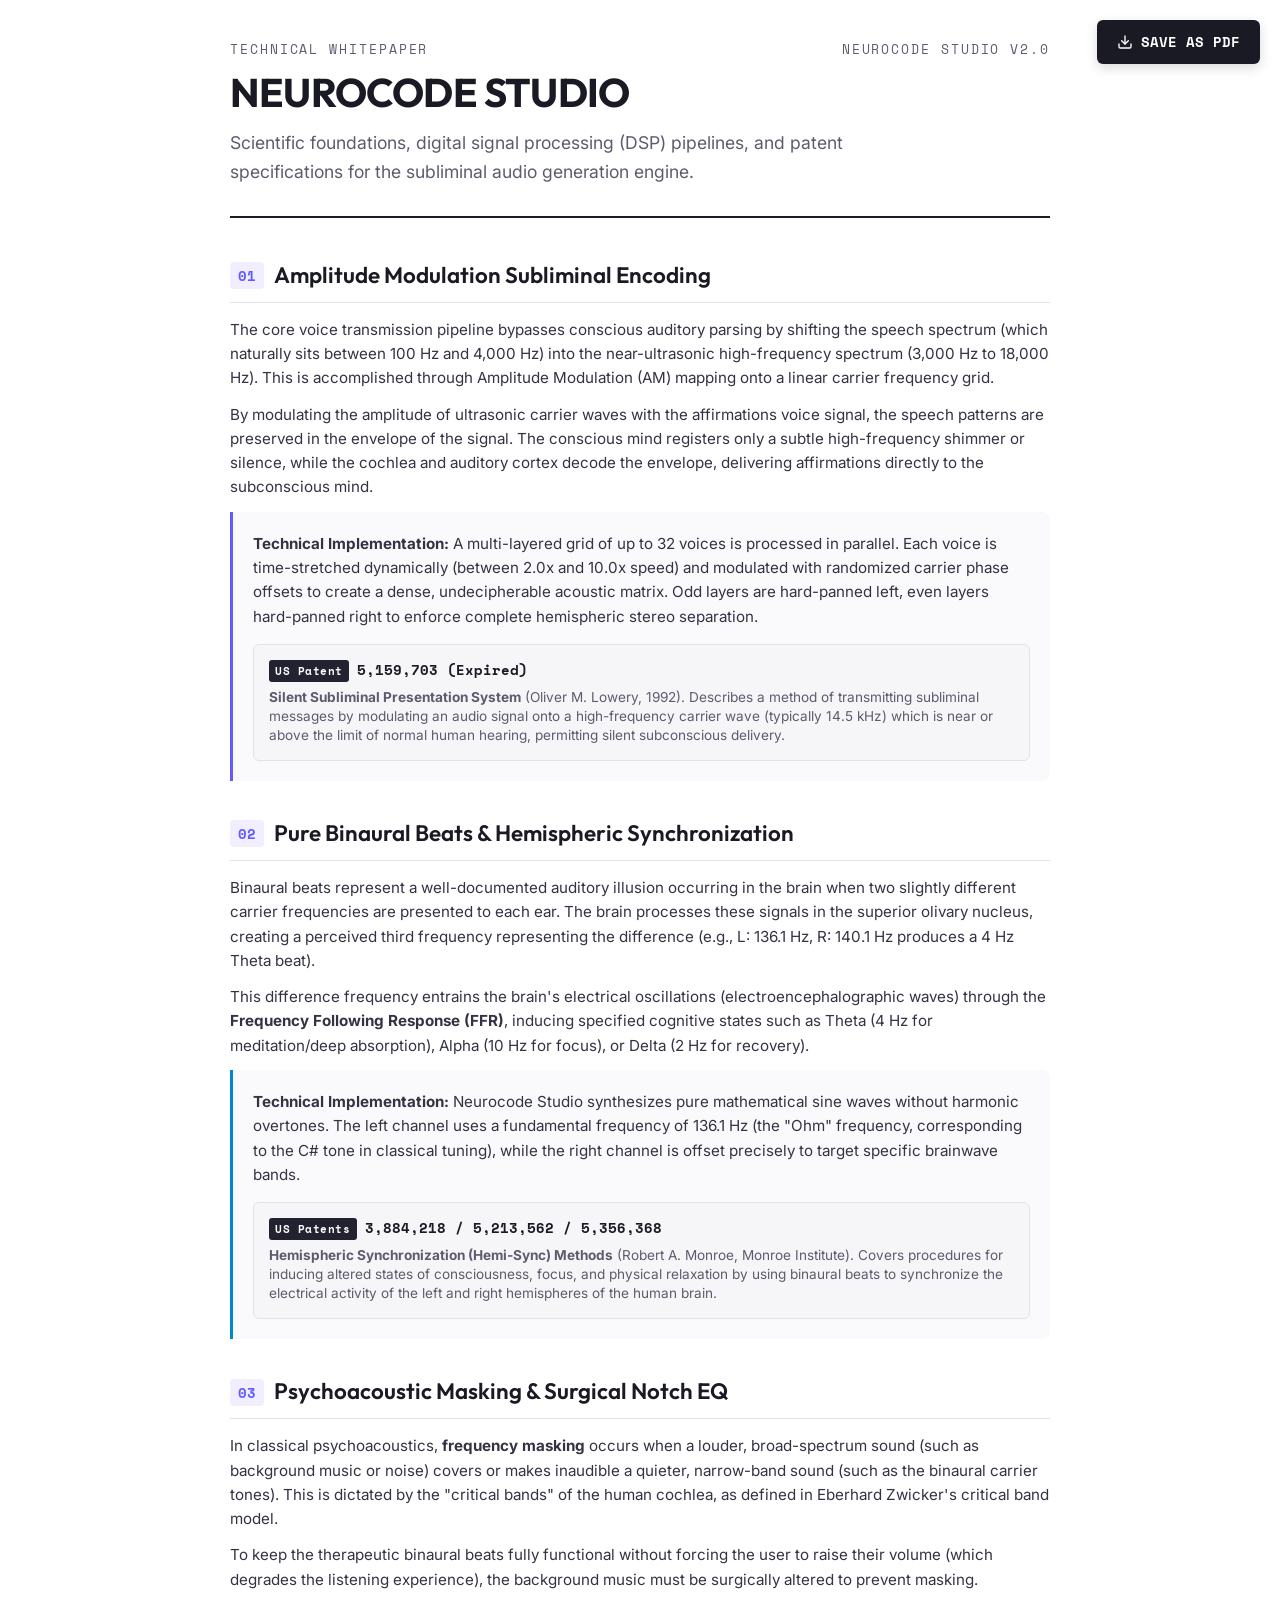
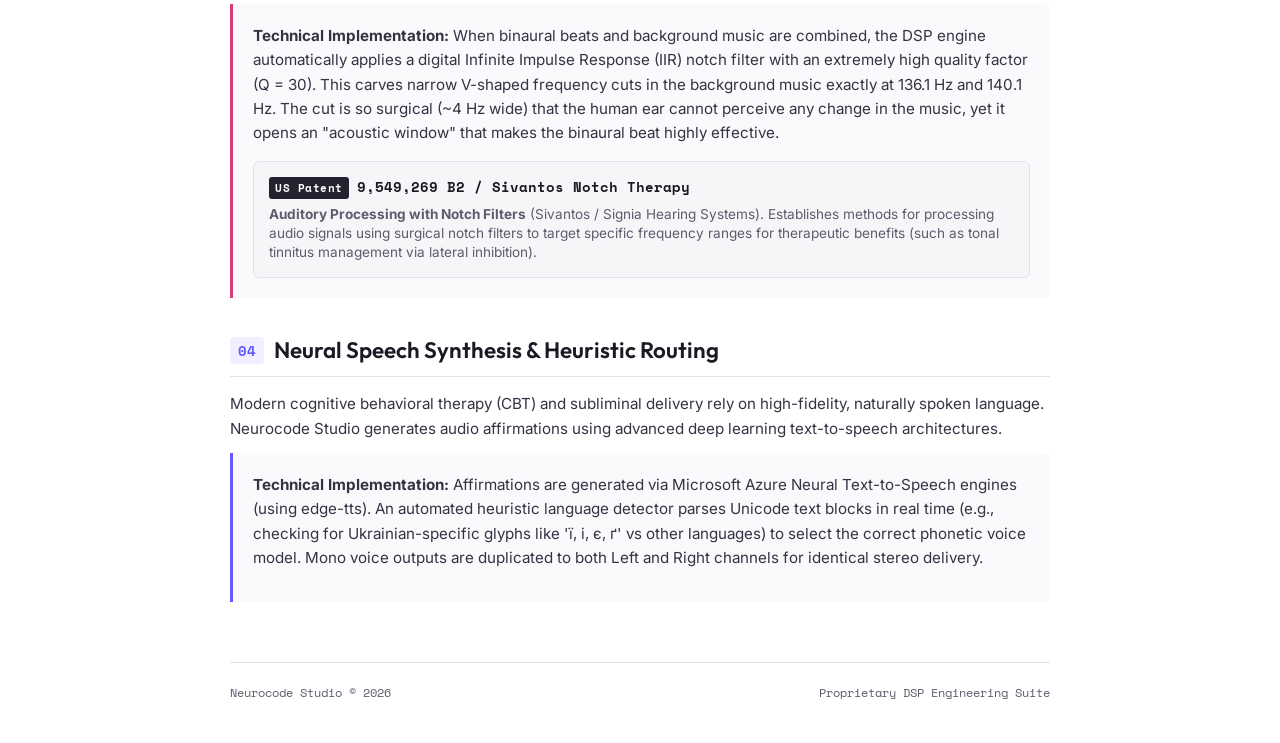
<file: static/neurocode_technology_patents_brief.html>
<!DOCTYPE html>
<html lang="en">
<head>
    <meta charset="UTF-8">
    <meta name="viewport" content="width=device-width, initial-scale=1.0">
    <title>Neurocode Studio - Technology & Patents Brief</title>
    <!-- Import Google Fonts for high-end typography -->
    <link rel="preconnect" href="https://fonts.googleapis.com">
    <link rel="preconnect" href="https://fonts.gstatic.com" crossorigin>
    <link href="https://fonts.googleapis.com/css2?family=Inter:wght@300;400;500;600;700&family=Outfit:wght@400;500;600;700&family=Space+Mono:wght@400;700&display=swap" rel="stylesheet">
    
    <style>
        :root {
            --bg-color: #ffffff;
            --text-color: #1a1a24;
            --muted-color: #5c5c6d;
            --border-color: #e2e2e9;
            --accent-purple: #635bff;
            --accent-cyan: #0088cc;
            --accent-pink: #d93d7a;
            --bg-code: #f6f6f9;
        }

        /* Basic Layout & Reset */
        * {
            box-sizing: border-box;
            margin: 0;
            padding: 0;
        }

        body {
            font-family: 'Inter', sans-serif;
            background-color: var(--bg-color);
            color: var(--text-color);
            line-height: 1.6;
            padding: 40px;
            max-width: 900px;
            margin: 0 auto;
            -webkit-print-color-adjust: exact;
            print-color-adjust: exact;
        }

        /* Header Design */
        header {
            border-bottom: 2px solid var(--text-color);
            padding-bottom: 30px;
            margin-bottom: 40px;
            position: relative;
        }

        .doc-meta {
            font-family: 'Space Mono', monospace;
            font-size: 0.8rem;
            text-transform: uppercase;
            letter-spacing: 0.15em;
            color: var(--muted-color);
            margin-bottom: 10px;
            display: flex;
            justify-content: space-between;
        }

        h1 {
            font-family: 'Outfit', sans-serif;
            font-size: 2.5rem;
            font-weight: 700;
            line-height: 1.1;
            letter-spacing: -0.02em;
            color: var(--text-color);
            margin-bottom: 15px;
        }

        .subtitle {
            font-size: 1.1rem;
            color: var(--muted-color);
            font-weight: 400;
            max-width: 700px;
        }

        /* Sections and Columns */
        .section {
            margin-bottom: 35px;
            page-break-inside: avoid;
        }

        h2 {
            font-family: 'Outfit', sans-serif;
            font-size: 1.4rem;
            font-weight: 600;
            color: var(--text-color);
            margin-bottom: 15px;
            display: flex;
            align-items: center;
            border-bottom: 1px solid var(--border-color);
            padding-bottom: 8px;
        }

        .sec-num {
            font-family: 'Space Mono', monospace;
            font-size: 0.9rem;
            color: var(--accent-purple);
            margin-right: 10px;
            background: #f0eeff;
            padding: 2px 8px;
            border-radius: 4px;
            font-weight: bold;
        }

        .tech-box {
            background-color: #fafafc;
            border-left: 3px solid var(--accent-purple);
            padding: 20px;
            border-radius: 0 8px 8px 0;
            margin-top: 12px;
        }

        .tech-box.cyan { border-left-color: var(--accent-cyan); }
        .tech-box.pink { border-left-color: var(--accent-pink); }
        
        .tech-box.cyan .sec-num { background: #e0f2fe; color: var(--accent-cyan); }
        .tech-box.pink .sec-num { background: #ffe4e6; color: var(--accent-pink); }

        p {
            font-size: 0.95rem;
            margin-bottom: 12px;
            color: #333344;
        }

        /* Patent Card styling */
        .patent-info {
            background: var(--bg-code);
            border: 1px solid var(--border-color);
            border-radius: 6px;
            padding: 15px;
            margin-top: 15px;
            font-family: 'Inter', sans-serif;
        }

        .patent-title {
            font-family: 'Space Mono', monospace;
            font-weight: 700;
            font-size: 0.85rem;
            color: var(--text-color);
            display: flex;
            align-items: center;
            margin-bottom: 6px;
        }

        .patent-badge {
            background-color: #222230;
            color: #ffffff;
            font-size: 0.7rem;
            padding: 2px 6px;
            border-radius: 3px;
            margin-right: 8px;
            letter-spacing: 0.05em;
        }

        .patent-desc {
            font-size: 0.85rem;
            color: var(--muted-color);
            line-height: 1.4;
        }

        /* Footer */
        footer {
            margin-top: 60px;
            border-top: 1px solid var(--border-color);
            padding-top: 20px;
            display: flex;
            justify-content: space-between;
            align-items: center;
            font-family: 'Space Mono', monospace;
            font-size: 0.75rem;
            color: var(--muted-color);
        }

        /* Print styling rules */
        @media print {
            body {
                padding: 20px;
                font-size: 11pt;
            }
            
            a {
                text-decoration: none;
                color: var(--text-color);
            }
            
            .no-print {
                display: none;
            }

            .page-break {
                page-break-before: always;
            }
        }

        /* UI elements */
        .download-btn {
            position: fixed;
            top: 20px;
            right: 20px;
            background-color: var(--text-color);
            color: white;
            border: none;
            padding: 12px 20px;
            font-family: 'Space Mono', monospace;
            font-size: 0.85rem;
            font-weight: bold;
            border-radius: 6px;
            cursor: pointer;
            box-shadow: 0 4px 12px rgba(0,0,0,0.15);
            transition: all 0.2s ease;
            z-index: 1000;
            display: flex;
            align-items: center;
            gap: 8px;
        }

        .download-btn:hover {
            transform: translateY(-2px);
            box-shadow: 0 6px 16px rgba(0,0,0,0.25);
            background-color: #222233;
        }
    </style>
</head>
<body>

    <!-- Download/Print floating button -->
    <button class="download-btn no-print" onclick="window.print()">
        <svg width="16" height="16" viewBox="0 0 24 24" fill="none" stroke="currentColor" stroke-width="2" stroke-linecap="round" stroke-linejoin="round"><path d="M21 15v4a2 2 0 0 1-2 2H5a2 2 0 0 1-2-2v-4"></path><polyline points="7 10 12 15 17 10"></polyline><line x1="12" y1="15" x2="12" y2="3"></line></svg>
        SAVE AS PDF
    </button>

    <header>
        <div class="doc-meta">
            <span>Technical Whitepaper</span>
            <span>Neurocode Studio v2.0</span>
        </div>
        <h1>NEUROCODE STUDIO</h1>
        <div class="subtitle">Scientific foundations, digital signal processing (DSP) pipelines, and patent specifications for the subliminal audio generation engine.</div>
    </header>

    <!-- SECTION 1 -->
    <div class="section">
        <h2><span class="sec-num">01</span>Amplitude Modulation Subliminal Encoding</h2>
        <p>The core voice transmission pipeline bypasses conscious auditory parsing by shifting the speech spectrum (which naturally sits between 100 Hz and 4,000 Hz) into the near-ultrasonic high-frequency spectrum (3,000 Hz to 18,000 Hz). This is accomplished through Amplitude Modulation (AM) mapping onto a linear carrier frequency grid.</p>
        <p>By modulating the amplitude of ultrasonic carrier waves with the affirmations voice signal, the speech patterns are preserved in the envelope of the signal. The conscious mind registers only a subtle high-frequency shimmer or silence, while the cochlea and auditory cortex decode the envelope, delivering affirmations directly to the subconscious mind.</p>
        
        <div class="tech-box">
            <p><strong>Technical Implementation:</strong> A multi-layered grid of up to 32 voices is processed in parallel. Each voice is time-stretched dynamically (between 2.0x and 10.0x speed) and modulated with randomized carrier phase offsets to create a dense, undecipherable acoustic matrix. Odd layers are hard-panned left, even layers hard-panned right to enforce complete hemispheric stereo separation.</p>
            
            <div class="patent-info">
                <div class="patent-title">
                    <span class="patent-badge">US Patent</span> 5,159,703 (Expired)
                </div>
                <div class="patent-desc">
                    <strong>Silent Subliminal Presentation System</strong> (Oliver M. Lowery, 1992). Describes a method of transmitting subliminal messages by modulating an audio signal onto a high-frequency carrier wave (typically 14.5 kHz) which is near or above the limit of normal human hearing, permitting silent subconscious delivery.
                </div>
            </div>
        </div>
    </div>

    <!-- SECTION 2 -->
    <div class="section page-break">
        <h2><span class="sec-num">02</span>Pure Binaural Beats & Hemispheric Synchronization</h2>
        <p>Binaural beats represent a well-documented auditory illusion occurring in the brain when two slightly different carrier frequencies are presented to each ear. The brain processes these signals in the superior olivary nucleus, creating a perceived third frequency representing the difference (e.g., L: 136.1 Hz, R: 140.1 Hz produces a 4 Hz Theta beat).</p>
        <p>This difference frequency entrains the brain's electrical oscillations (electroencephalographic waves) through the <strong>Frequency Following Response (FFR)</strong>, inducing specified cognitive states such as Theta (4 Hz for meditation/deep absorption), Alpha (10 Hz for focus), or Delta (2 Hz for recovery).</p>
        
        <div class="tech-box cyan">
            <p><strong>Technical Implementation:</strong> Neurocode Studio synthesizes pure mathematical sine waves without harmonic overtones. The left channel uses a fundamental frequency of 136.1 Hz (the "Ohm" frequency, corresponding to the C# tone in classical tuning), while the right channel is offset precisely to target specific brainwave bands.</p>
            
            <div class="patent-info">
                <div class="patent-title">
                    <span class="patent-badge">US Patents</span> 3,884,218 / 5,213,562 / 5,356,368
                </div>
                <div class="patent-desc">
                    <strong>Hemispheric Synchronization (Hemi-Sync) Methods</strong> (Robert A. Monroe, Monroe Institute). Covers procedures for inducing altered states of consciousness, focus, and physical relaxation by using binaural beats to synchronize the electrical activity of the left and right hemispheres of the human brain.
                </div>
            </div>
        </div>
    </div>

    <!-- SECTION 3 -->
    <div class="section">
        <h2><span class="sec-num">03</span>Psychoacoustic Masking & Surgical Notch EQ</h2>
        <p>In classical psychoacoustics, <strong>frequency masking</strong> occurs when a louder, broad-spectrum sound (such as background music or noise) covers or makes inaudible a quieter, narrow-band sound (such as the binaural carrier tones). This is dictated by the "critical bands" of the human cochlea, as defined in Eberhard Zwicker's critical band model.</p>
        <p>To keep the therapeutic binaural beats fully functional without forcing the user to raise their volume (which degrades the listening experience), the background music must be surgically altered to prevent masking.</p>
        
        <div class="tech-box pink">
            <p><strong>Technical Implementation:</strong> When binaural beats and background music are combined, the DSP engine automatically applies a digital Infinite Impulse Response (IIR) notch filter with an extremely high quality factor (Q = 30). This carves narrow V-shaped frequency cuts in the background music exactly at 136.1 Hz and 140.1 Hz. The cut is so surgical (~4 Hz wide) that the human ear cannot perceive any change in the music, yet it opens an "acoustic window" that makes the binaural beat highly effective.</p>
            
            <div class="patent-info">
                <div class="patent-title">
                    <span class="patent-badge">US Patent</span> 9,549,269 B2 / Sivantos Notch Therapy
                </div>
                <div class="patent-desc">
                    <strong>Auditory Processing with Notch Filters</strong> (Sivantos / Signia Hearing Systems). Establishes methods for processing audio signals using surgical notch filters to target specific frequency ranges for therapeutic benefits (such as tonal tinnitus management via lateral inhibition).
                </div>
            </div>
        </div>
    </div>

    <!-- SECTION 4 -->
    <div class="section">
        <h2><span class="sec-num">04</span>Neural Speech Synthesis & Heuristic Routing</h2>
        <p>Modern cognitive behavioral therapy (CBT) and subliminal delivery rely on high-fidelity, naturally spoken language. Neurocode Studio generates audio affirmations using advanced deep learning text-to-speech architectures.</p>
        
        <div class="tech-box">
            <p><strong>Technical Implementation:</strong> Affirmations are generated via Microsoft Azure Neural Text-to-Speech engines (using edge-tts). An automated heuristic language detector parses Unicode text blocks in real time (e.g., checking for Ukrainian-specific glyphs like 'ї, і, є, ґ' vs other languages) to select the correct phonetic voice model. Mono voice outputs are duplicated to both Left and Right channels for identical stereo delivery.</p>
        </div>
    </div>

    <footer>
        <span>Neurocode Studio &copy; 2026</span>
        <span>Proprietary DSP Engineering Suite</span>
    </footer>

</body>
</html>
</file>
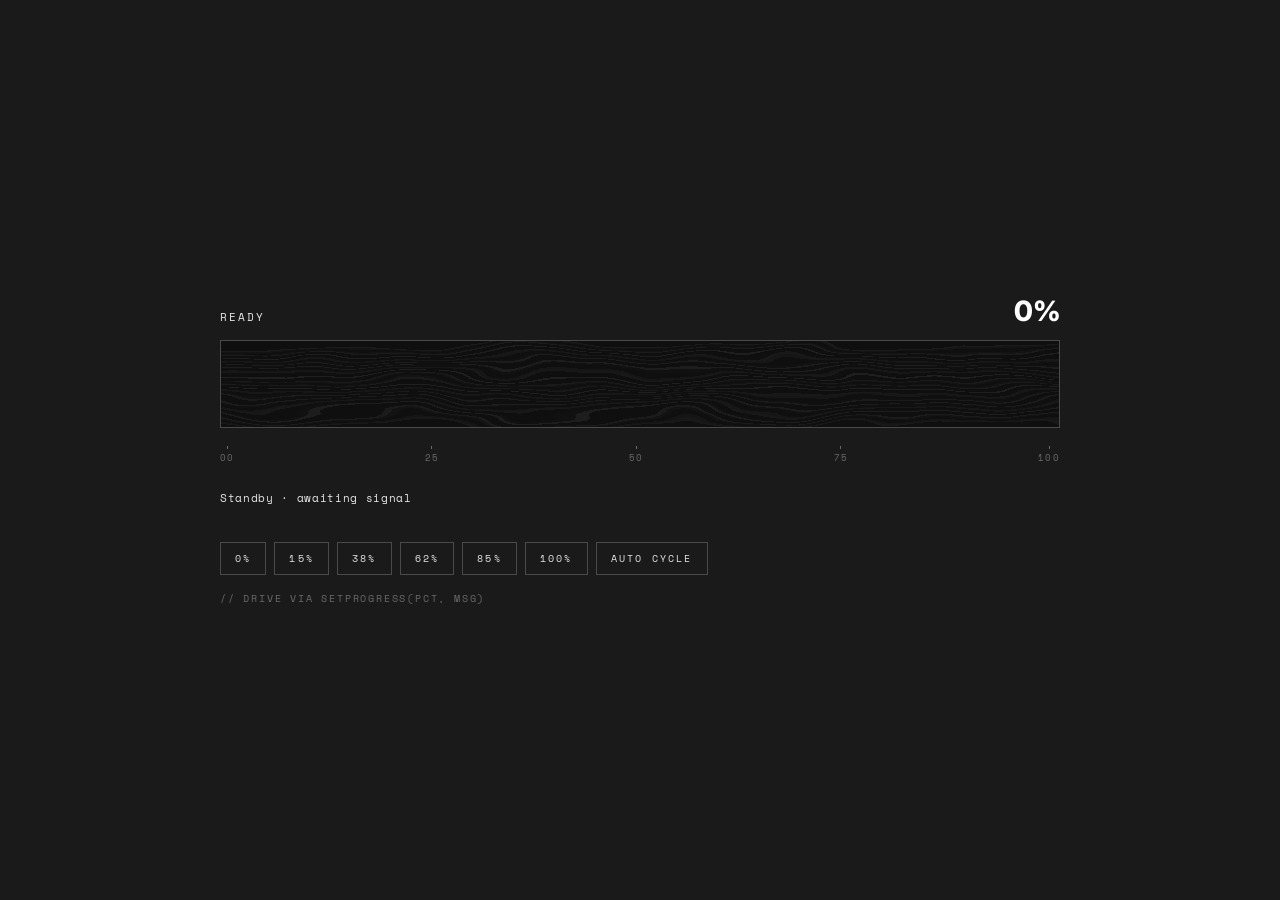
<file: Статус згрузки/liquid-flow.html>
<!DOCTYPE html>
<html lang="en">
<head>
<meta charset="UTF-8"/>
<meta name="viewport" content="width=device-width,initial-scale=1"/>
<title>Liquid Flow · Progress Indicator</title>
<link rel="preconnect" href="https://fonts.googleapis.com"/>
<link rel="preconnect" href="https://fonts.gstatic.com" crossorigin/>
<link href="https://fonts.googleapis.com/css2?family=Inter:wght@400;500;600;700;800&family=Space+Mono:wght@400;700&display=swap" rel="stylesheet"/>
<style>
/* =====================================================
   LIQUID FLOW · standalone progress indicator
   Drop-in component. Drive with setProgress(pct, msg).
   ===================================================== */

*,*::before,*::after{margin:0;padding:0;box-sizing:border-box}

:root{
  --lf-bg:        #1a1a1a;
  --lf-ink:       #ffffff;
  --lf-ink-2:     #e6e6e6;
  --lf-ink-3:     #9a9a9a;
  --lf-ink-4:     #6a6a6a;
  --lf-hair:      #4a4a4a;
  --lf-bar-bg:    #0f0f0f;
  --lf-fill:      #ffffff;  /* prominent marble */
  --lf-base:      #3d3d3d;  /* faint marble */
  --lf-edge:      #ffffff;
}

html,body{background:var(--lf-bg);color:var(--lf-ink)}
body{
  font-family:'Inter',Helvetica,Arial,sans-serif;
  min-height:100vh;
  display:flex;align-items:center;justify-content:center;
  padding:32px;
  -webkit-font-smoothing:antialiased;
}

/* ---------- Component ---------- */

.lf-progress{
  width:100%;max-width:840px;
  display:flex;flex-direction:column;gap:12px;
}

.lf-label{
  display:flex;justify-content:space-between;align-items:baseline;
  font-family:'Space Mono',monospace;
  font-size:11px;letter-spacing:.18em;text-transform:uppercase;
  color:var(--lf-ink-2);
}
.lf-label .lf-pct{
  font-family:'Inter',sans-serif;
  font-size:28px;font-weight:800;letter-spacing:-.02em;
  color:var(--lf-ink);
}

.lf-bar{
  position:relative;height:88px;
  background:var(--lf-bar-bg);
  border:1px solid var(--lf-hair);
  overflow:hidden;
  container-type:inline-size;
  container-name:lfbar;
}

.lf-marble-base,
.lf-marble-fill-inner{
  position:absolute;top:0;left:0;height:100%;
  pointer-events:none;
}
.lf-marble-base{width:100%;opacity:.6}
.lf-marble-base svg,
.lf-marble-fill-inner svg{display:block;width:100%;height:100%}

.lf-fill{
  position:absolute;top:0;left:0;bottom:0;
  width:0%;
  overflow:hidden;
  transition:width .55s cubic-bezier(.5,1.1,.4,1);
}
.lf-marble-fill-inner{width:100cqw}

/* Leading edge marker */
.lf-fill::after{
  content:"";
  position:absolute;top:-4px;right:-1px;
  width:2px;height:calc(100% + 8px);
  background:var(--lf-edge);
}

/* Scrubber arrow above the fill */
.lf-marker{
  position:absolute;top:-9px;
  width:0;height:0;
  border-left:6px solid transparent;
  border-right:6px solid transparent;
  border-top:7px solid var(--lf-edge);
  left:calc(var(--lf-pct,0%) - 6px);
  transition:left .55s cubic-bezier(.5,1.1,.4,1);
  pointer-events:none;
}

.lf-ticks{
  display:flex;justify-content:space-between;
  font-family:'Space Mono',monospace;
  font-size:9px;letter-spacing:.14em;
  color:var(--lf-ink-4);text-transform:uppercase;
  margin-top:6px;
}
.lf-ticks span{display:flex;flex-direction:column;align-items:center;gap:2px}
.lf-ticks span::before{content:"";width:1px;height:3px;background:var(--lf-ink-4)}

.lf-status{
  font-family:'Space Mono',monospace;
  font-size:11px;letter-spacing:.06em;
  color:var(--lf-ink-2);
  margin-top:14px;
}

/* ---------- Demo controls ---------- */
.lf-demo-controls{
  margin-top:36px;display:flex;gap:8px;flex-wrap:wrap;
}
.lf-demo-controls button{
  font-family:'Space Mono',monospace;font-size:10px;letter-spacing:.22em;
  text-transform:uppercase;color:var(--lf-ink-2);
  padding:8px 14px;background:transparent;
  border:1px solid var(--lf-hair);cursor:pointer;border-radius:0;
  transition:background .15s,color .15s,border-color .15s;
}
.lf-demo-controls button:hover{
  background:var(--lf-ink);color:var(--lf-bg);border-color:var(--lf-ink);
}
.lf-demo-note{
  margin-top:16px;font-family:'Space Mono',monospace;font-size:10px;
  color:var(--lf-ink-4);letter-spacing:.18em;text-transform:uppercase;
}
</style>
</head>
<body>

<!-- ===== SVG filter (must live somewhere on the page) ===== -->
<svg width="0" height="0" style="position:absolute" aria-hidden="true">
  <defs>
    <filter id="lf-liquid" x="-2%" y="-20%" width="104%" height="140%">
      <feTurbulence type="fractalNoise" baseFrequency="0.006 0.025" numOctaves="2" seed="5">
        <animate attributeName="baseFrequency" dur="18s"
          values="0.006 0.025;0.012 0.04;0.006 0.025" repeatCount="indefinite"/>
      </feTurbulence>
      <feDisplacementMap in="SourceGraphic" scale="38"/>
    </filter>
  </defs>
</svg>

<!-- ===== Component ===== -->
<div style="display:flex;flex-direction:column;align-items:stretch;width:100%;max-width:840px">

  <div class="lf-progress" id="lfRoot">
    <div class="lf-label">
      <span id="lfStage">Loading...</span>
      <span class="lf-pct" id="lfPct">0%</span>
    </div>

    <div class="lf-bar">
      <span class="lf-marker" aria-hidden="true"></span>
      <div class="lf-marble-base" aria-hidden="true">
        <svg viewBox="0 0 1000 88" preserveAspectRatio="none">
          <g filter="url(#lf-liquid)" stroke="var(--lf-base)" stroke-width=".7" fill="none" id="lfBase"></g>
        </svg>
      </div>
      <div class="lf-fill" id="lfFill">
        <div class="lf-marble-fill-inner" aria-hidden="true">
          <svg viewBox="0 0 1000 88" preserveAspectRatio="none">
            <g filter="url(#lf-liquid)" stroke="var(--lf-fill)" stroke-width=".75" fill="none" id="lfFillG"></g>
          </svg>
        </div>
      </div>
    </div>

    <div class="lf-ticks">
      <span>00</span><span>25</span><span>50</span><span>75</span><span>100</span>
    </div>

    <div class="lf-status" id="lfStatus">Initialising encoder pipeline...</div>
  </div>

  <!-- Demo controls -->
  <div class="lf-demo-controls">
    <button data-pct="0">0%</button>
    <button data-pct="15">15%</button>
    <button data-pct="38">38%</button>
    <button data-pct="62">62%</button>
    <button data-pct="85">85%</button>
    <button data-pct="100">100%</button>
    <button id="lfAuto">Auto cycle</button>
  </div>
  <div class="lf-demo-note">// Drive via setProgress(pct, msg)</div>
</div>

<script>
/* =====================================================
   Liquid Flow — Component logic
   ===================================================== */

// 1. Populate the marble line set on both layers (one geometry, two colors)
(function(){
  const SVG = 'http://www.w3.org/2000/svg';
  const base = document.getElementById('lfBase');
  const fill = document.getElementById('lfFillG');
  if (!base || !fill) return;
  const N = 18;
  for (let i = 0; i < N; i++) {
    const y = 6 + i * (76 / (N - 1));
    const d = `M-40 ${y} L 1040 ${y}`;
    const p1 = document.createElementNS(SVG, 'path'); p1.setAttribute('d', d); base.appendChild(p1);
    const p2 = document.createElementNS(SVG, 'path'); p2.setAttribute('d', d); fill.appendChild(p2);
  }
})();

// 2. Public API
function setProgress(pct, msg){
  pct = Math.max(0, Math.min(100, pct));
  document.getElementById('lfFill').style.width = pct + '%';
  document.getElementById('lfPct').textContent = Math.round(pct) + '%';
  document.getElementById('lfRoot').style.setProperty('--lf-pct', pct + '%');
  if (msg !== undefined) document.getElementById('lfStatus').textContent = msg;
}
function setStage(text){
  document.getElementById('lfStage').textContent = text;
}

// Expose so external code (e.g. Gemini-generated wrapper) can drive it
window.setProgress = setProgress;
window.setStage = setStage;

// 3. Demo controls
const stages = [
  { p:5,   stage:'Sending request',     msg:'$ ncs --init --48k --stereo' },
  { p:15,  stage:'Generating TTS',      msg:'Voice models warming up...' },
  { p:38,  stage:'AM encoding',         msg:'Multi-layer amplitude modulation · 38%' },
  { p:62,  stage:'Binaural carrier',    msg:'θ 4 Hz · 136.1↔140.1 Hz' },
  { p:85,  stage:'Notch · Q=30',        msg:'Surgical EQ · removing carrier from music' },
  { p:100, stage:'Done',                msg:'Normalised. File ready.' },
];

document.querySelectorAll('.lf-demo-controls button[data-pct]').forEach(btn => {
  btn.addEventListener('click', () => {
    const p = Number(btn.dataset.pct);
    const s = stages.find(x => Math.abs(x.p - p) < 8) || { stage:'Loading', msg:'Working...' };
    setStage(s.stage);
    setProgress(p, s.msg);
  });
});

let autoTimer = null;
let autoIdx = 0;
document.getElementById('lfAuto').addEventListener('click', () => {
  if (autoTimer) { clearInterval(autoTimer); autoTimer = null; return; }
  autoIdx = 0;
  setStage(stages[0].stage);
  setProgress(stages[0].p, stages[0].msg);
  autoTimer = setInterval(() => {
    autoIdx = (autoIdx + 1) % stages.length;
    const s = stages[autoIdx];
    setStage(s.stage);
    setProgress(s.p, s.msg);
  }, 1500);
});

// Initial state
setStage('Ready');
setProgress(0, 'Standby · awaiting signal');
</script>
</body>
</html>
</file>
